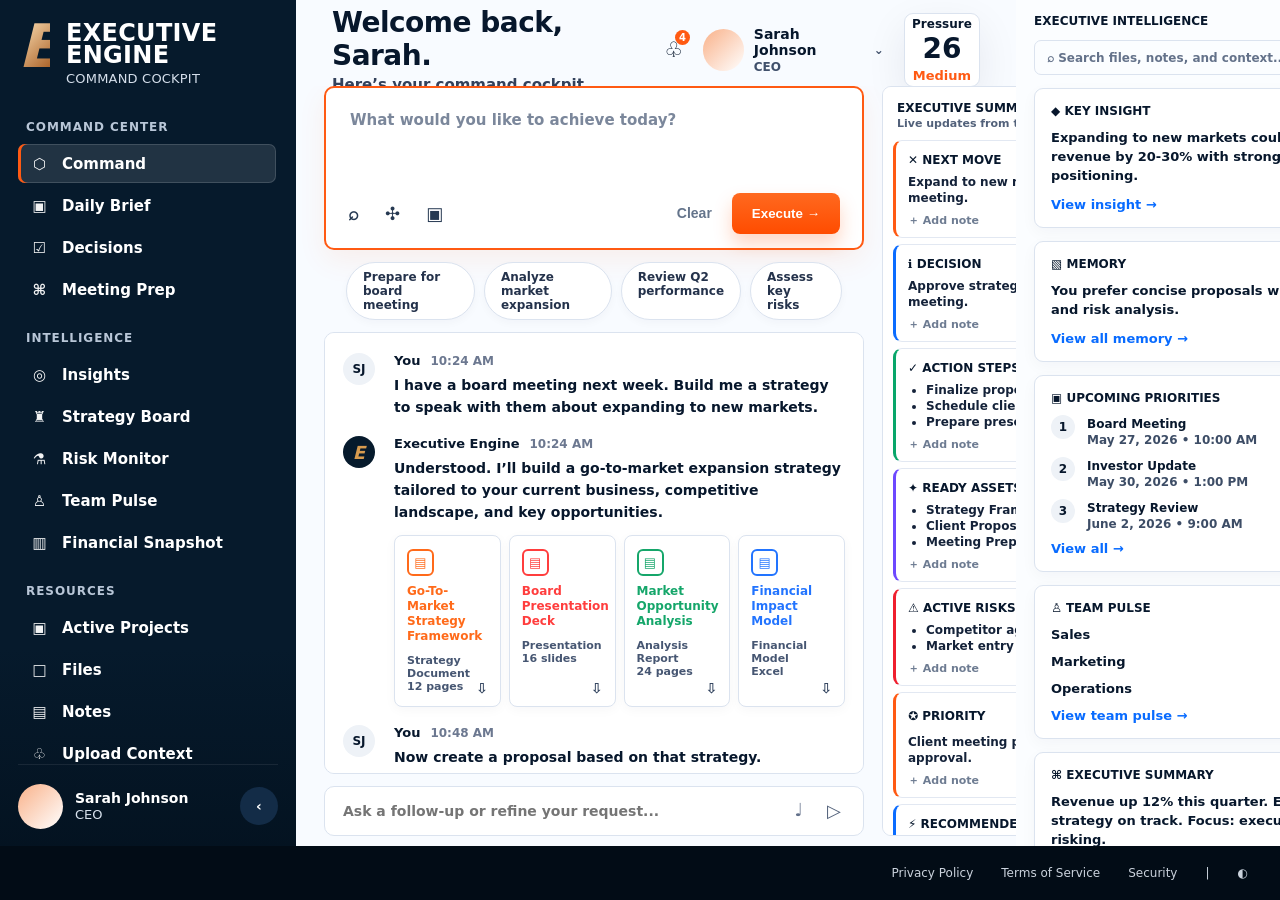
<file: index.html>
<!DOCTYPE html>
<html lang="en">
<head>
  <meta charset="UTF-8" />
  <meta name="viewport" content="width=device-width, initial-scale=1.0" />
  <title>Executive Engine</title>
  <style>
    :root{
      --nav:#061a2c;
      --nav2:#031220;
      --ink:#07172c;
      --muted:#62708a;
      --line:#dbe3ef;
      --soft:#f5f8fc;
      --blue:#0b6cff;
      --orange:#ff5a13;
      --green:#08a66a;
      --red:#ef1f2f;
      --purple:#6d48ff;
      --card:#ffffff;
      --shadow:0 14px 40px rgba(13,30,55,.08);
    }
    *{box-sizing:border-box}
    html,body{margin:0;width:100%;height:100%;overflow:hidden;font-family:Inter, ui-sans-serif, system-ui, -apple-system, BlinkMacSystemFont, "Segoe UI", sans-serif;color:var(--ink);background:#f7f9fc}
    body{font-size:14px;font-weight:600}
    .app{height:100vh;display:grid;grid-template-columns:296px minmax(720px,1fr) 390px;background:#f8fbff}
    .sidebar{height:100vh;background:linear-gradient(180deg,#061a2c 0%,#061a2c 72%,#03111e 100%);color:#fff;display:flex;flex-direction:column;padding:22px 18px 0;overflow:hidden}
    .brand{display:flex;gap:16px;align-items:flex-start;margin-bottom:34px}
    .mark{font-size:60px;line-height:.8;font-weight:900;font-style:italic;background:linear-gradient(135deg,#ffe4b9,#a96026);-webkit-background-clip:text;color:transparent;letter-spacing:-9px}
    .brand h1{font-size:24px;line-height:22px;margin:0;font-weight:900;letter-spacing:.3px}
    .brand p{margin:5px 0 0;font-size:13px;color:#d5dfeb;font-weight:500;letter-spacing:.2px}
    .nav-scroll{overflow-y:auto;overflow-x:hidden;flex:1;padding-right:2px}
    .nav-section{margin:0 0 22px}
    .nav-title{font-size:12px;letter-spacing:.08em;color:#b8c6d7;margin:0 0 10px 8px;font-weight:700}
    .nav-item{height:39px;border-radius:7px;display:flex;align-items:center;gap:13px;padding:0 12px;margin:3px 0;color:#fff;font-weight:800;font-size:15px}
    .nav-item.active{background:rgba(255,255,255,.11);box-shadow:inset 3px 0 0 var(--orange), inset 0 0 0 1px rgba(255,255,255,.14)}
    .ico{width:19px;text-align:center;color:#fff;opacity:.95}
    .project-row{display:grid;grid-template-columns:22px 1fr;gap:10px;margin:10px 7px;color:#fff;font-size:12px;font-weight:700;line-height:15px}
    .active-small{color:#00d184;font-size:11px}
    .nav-divider{height:1px;background:rgba(255,255,255,.14);margin:20px 6px}
    .profile-side{height:86px;display:flex;align-items:center;gap:12px;border-top:1px solid rgba(255,255,255,.08);padding:13px 0 16px}
    .avatar{width:45px;height:45px;border-radius:999px;background:linear-gradient(135deg,#f9b189,#fff);display:grid;place-items:center;color:#9c3c12;font-weight:900;overflow:hidden}
    .profile-side strong{display:block;font-size:14px}
    .profile-side span{font-size:13px;color:#d9e3ee;font-weight:500}
    .footer{height:50px;margin:0 -18px;background:#020c16;color:#bdc6d1;display:flex;align-items:center;padding-left:24px;font-size:12px;font-weight:500}

    .main{height:100vh;display:grid;grid-template-rows:86px 1fr 54px;overflow:hidden}
    .top{display:flex;align-items:center;justify-content:space-between;padding:22px 36px 8px}
    .welcome h2{font-size:28px;margin:0 0 4px;font-weight:900;letter-spacing:-.5px}
    .welcome p{font-size:15px;margin:0;color:#33415b;font-weight:600}
    .top-actions{display:flex;align-items:center;gap:20px}
    .bell{font-size:21px;position:relative}.bell:after{content:"4";position:absolute;top:-8px;right:-7px;background:var(--orange);color:#fff;border-radius:999px;font-size:10px;width:15px;height:15px;display:grid;place-items:center}
    .mini-profile{display:flex;align-items:center;gap:10px}
    .mini-profile .avatar{width:42px;height:42px}.mini-profile strong{font-size:14px}.mini-profile span{font-size:12px;color:#40506b}
    .pressure{width:78px;height:74px;background:#fff;border:1px solid var(--line);border-radius:9px;display:grid;place-items:center;box-shadow:var(--shadow)}
    .pressure small{font-size:12px}.pressure b{font-size:28px;line-height:24px}.pressure em{font-size:13px;color:var(--orange);font-style:normal;font-weight:800}
    .workspace{min-height:0;overflow:hidden;padding:0 28px 10px;display:grid;grid-template-columns:minmax(540px,1fr) 374px;gap:18px}
    .chatcol{min-width:0;display:flex;flex-direction:column;min-height:0}
    .command{background:#fff;border:2px solid var(--orange);border-radius:10px;min-height:119px;padding:20px 22px 14px;box-shadow:0 10px 28px rgba(255,90,19,.08)}
    .command .placeholder{color:#52617a;font-size:15px;margin-bottom:28px}
    .cmd-bottom{display:flex;align-items:center;justify-content:space-between}
    .tools{display:flex;gap:26px;color:#263952;font-size:18px}
    .execute{border:0;background:linear-gradient(180deg,#ff691f,#ff4c00);color:#fff;border-radius:8px;padding:13px 20px;font-weight:900;box-shadow:0 10px 18px rgba(255,90,19,.25)}
    .clear{color:#52617a;margin-right:18px;font-size:14px}
    .chips{display:flex;gap:9px;margin:12px 22px 12px}
    .chip{background:#fff;border:1px solid var(--line);border-radius:999px;padding:7px 16px;font-size:12px;color:#24324b;box-shadow:0 3px 8px rgba(20,40,70,.03)}
    .thread{background:#fff;border:1px solid var(--line);border-radius:10px;flex:1;min-height:0;overflow-y:auto;padding:20px 18px 18px}
    .msg{display:grid;grid-template-columns:38px 1fr;gap:13px;margin-bottom:18px}
    .bubble-avatar{width:32px;height:32px;border-radius:999px;background:#eef2f7;display:grid;place-items:center;font-size:12px;font-weight:900}
    .engine-avatar{background:#061a2c;color:#d79b4f;font-size:18px;font-style:italic}
    .meta{display:flex;gap:10px;align-items:center;margin-bottom:6px}
    .meta strong{font-size:13px}.meta span{font-size:12px;color:#6c7890}
    .copy{font-size:14px;line-height:22px;font-weight:650;max-width:760px}
    .assets{display:grid;grid-template-columns:repeat(4,minmax(0,1fr));gap:8px;margin-top:12px;max-width:760px}
    .asset{border:1px solid var(--line);border-radius:8px;background:#fff;min-height:108px;padding:13px 12px;position:relative;box-shadow:0 3px 12px rgba(20,40,70,.035)}
    .asset-icon{width:27px;height:27px;border-radius:6px;border:2px solid currentColor;display:grid;place-items:center;margin-bottom:8px;font-size:13px}
    .asset strong{font-size:12px;display:block;line-height:15px}.asset span{font-size:11px;color:#465672;display:block;margin-top:10px;font-weight:600}.download{position:absolute;right:12px;bottom:10px;color:#31435e}
    .asset.wide{grid-column:span 3;min-height:58px;display:grid;grid-template-columns:32px 1fr 20px;align-items:center}.asset.wide .asset-icon{margin:0}.asset.wide span{margin-top:3px}
    .composer{height:50px;background:#fff;border:1px solid var(--line);border-radius:10px;margin-top:12px;display:flex;align-items:center;justify-content:space-between;padding:0 16px;color:#62708a;flex:0 0 auto}
    .composer-icons{display:flex;gap:18px;font-size:18px}

    .summary{min-width:0;display:flex;flex-direction:column;min-height:0;background:#fff;border:1px solid var(--line);border-radius:9px;padding:14px 10px;overflow-y:auto}
    .section-head{font-size:12px;font-weight:900;margin:0 0 2px 4px}.section-sub{font-size:11px;color:#52617a;margin:0 0 10px 4px}
    .sum-card{border:1px solid #e2e8f2;border-left:3px solid var(--blue);border-radius:9px;background:#fff;padding:12px 12px 9px;margin-bottom:6px;position:relative}
    .sum-card.orange{border-left-color:var(--orange)}.sum-card.green{border-left-color:var(--green)}.sum-card.purple{border-left-color:var(--purple)}.sum-card.red{border-left-color:var(--red)}
    .sum-title{display:flex;gap:9px;align-items:center;font-size:12px;font-weight:900;margin-bottom:7px}.badge{position:absolute;right:10px;top:9px;background:#f1f4f8;border-radius:999px;min-width:22px;height:22px;display:grid;place-items:center;font-size:12px}
    .sum-card p,.sum-card li{font-size:12px;line-height:16px;margin:0;color:#142239;font-weight:700}.sum-card ul{margin:0 0 0 18px;padding:0}.note{font-size:11px;color:#6e7c92;margin-top:7px}
    .half{display:grid;grid-template-columns:1fr 1fr;gap:6px}.tiny{min-height:78px}
    .app-footer{grid-column:1/4;height:54px;background:#020c16;color:#cbd3dd;display:flex;align-items:center;justify-content:flex-end;gap:28px;padding:0 32px;font-size:12px;font-weight:500}

    .rail{height:100vh;overflow-y:auto;padding:14px 18px 18px;background:#fbfdff}
    .rail h3{font-size:12px;font-weight:900;margin:0 0 12px}.rail-card{background:#fff;border:1px solid var(--line);border-radius:9px;padding:15px 16px;margin-bottom:13px;box-shadow:0 5px 16px rgba(20,40,70,.035)}
    .search{height:35px;border:1px solid var(--line);border-radius:7px;display:flex;align-items:center;gap:9px;color:#64728a;padding:0 12px;font-size:12px;margin-bottom:13px}
    .rail-title{display:flex;gap:10px;align-items:center;font-size:12px;font-weight:900;margin-bottom:10px}.rail-card p{font-size:13px;line-height:19px;margin:0 0 12px;font-weight:700}.link{color:#086bff;font-size:13px;font-weight:900}.priority-row{display:grid;grid-template-columns:26px 1fr;gap:10px;margin:10px 0}.num{width:24px;height:24px;border-radius:999px;background:#eef2f7;display:grid;place-items:center;font-size:12px}.priority-row strong{font-size:12px}.priority-row span{font-size:12px;color:#3d4d66}.team{display:flex;justify-content:space-between;margin:12px 0;font-size:13px}.ok{color:var(--green)}.bad{color:var(--red)}
  </style>

<style>
.command-input{width:100%;min-height:82px;border:0;outline:0;resize:none;background:transparent;color:var(--ink);font:inherit;font-size:15px;font-weight:600;line-height:1.45}
.command-input::placeholder{color:#7b879b}.clear{background:transparent;border:0;color:#64748b;font-weight:800;cursor:pointer;margin-right:14px}.execute:disabled{opacity:.72;cursor:wait}.thread{overflow-y:auto}
.empty-thread{border:1px dashed #cfd8e6;border-radius:14px;min-height:150px;display:grid;place-items:center;text-align:center;color:#68768f;padding:28px}.empty-thread b{display:block;color:#17243a;margin-bottom:7px}.msg.loading .copy{color:#64748b}
.loading-dots::after{content:"";animation:dots 1.2s steps(4,end) infinite}@keyframes dots{0%{content:""}25%{content:"."}50%{content:".."}75%{content:"..."}100%{content:""}}
.exec-package{border:1px solid var(--line);border-radius:14px;background:#fff;margin-top:12px;overflow:hidden}.exec-head{padding:14px 16px;border-bottom:1px solid var(--line);display:flex;align-items:center;justify-content:space-between;gap:12px}.exec-head strong{font-size:15px}.exec-head button{border:0;border-radius:8px;background:#f1f5fb;padding:7px 10px;font-weight:800;cursor:pointer}.exec-type{font-size:10px;letter-spacing:.08em;text-transform:uppercase;color:var(--orange);font-weight:900}.exec-body{padding:14px 16px}
.exec-grid{display:grid;grid-template-columns:repeat(2,minmax(0,1fr));gap:10px;margin-top:10px}.exec-mini{border:1px solid #e3ebf5;background:#fbfdff;border-radius:12px;padding:12px}.exec-mini b{display:block;font-size:12px;text-transform:uppercase;letter-spacing:.06em;color:#334155;margin-bottom:6px}.exec-mini p,.exec-mini li{font-size:13px;line-height:1.4;color:#17243a;margin:0}.exec-mini ul{margin:0;padding-left:17px}
.object-cards{display:grid;grid-template-columns:repeat(2,minmax(0,1fr));gap:10px;margin-top:12px}.object-card{border:1px solid #dfe8f4;border-radius:12px;padding:12px;background:#fff}.object-card-top{display:flex;align-items:center;justify-content:space-between;gap:10px}.object-card strong{font-size:13px}.object-card small{display:block;color:#66758c;margin-top:4px}.object-card button{border:0;border-radius:8px;background:#f1f5fb;padding:7px 9px;font-weight:800;cursor:pointer}.object-card p{font-size:13px;line-height:1.4;color:#334155}
.error-box{border:1px solid #ffc9c9;background:#fff5f5;color:#9b1c1c;border-radius:12px;padding:12px;margin-top:10px}@media(max-width:1100px){.exec-grid,.object-cards{grid-template-columns:1fr}}
</style>


<style id="functional-workflow-layout-fix">
html,body{height:100%;overflow:hidden}
.app{height:100vh;overflow:hidden;position:relative;grid-template-rows:1fr}
.app-footer{position:fixed;left:0;right:0;bottom:0;z-index:50;height:54px}
.rail{padding-bottom:72px}.summary{padding-bottom:72px}.thread{padding-bottom:18px}
.composer input,.runtime-composer input{border:0;outline:0;background:transparent;flex:1;color:#07172c;font:inherit;font-size:14px;font-weight:600;min-width:0}.composer button,.runtime-composer button{border:0;background:transparent;color:#52617a;font-size:18px;cursor:pointer}.workflow-card{max-width:760px;border:1px solid #dfe6f1;border-radius:10px;background:#fff;box-shadow:0 6px 18px rgba(20,40,70,.045);padding:12px;margin-top:6px}.wf-section{border:1px solid #eef2f7;border-radius:8px;padding:9px 10px;margin-bottom:8px;background:#fbfdff}.wf-section span,.do-next span{display:block;color:#62708a;text-transform:uppercase;letter-spacing:.05em;font-size:10px;font-weight:900;margin-bottom:4px}.wf-section p{margin:0;font-size:13px;line-height:18px;font-weight:700}.clear-answer{background:#fff}.why{background:#f8fbff}.do-next{border-left:3px solid var(--orange);border-radius:8px;background:#fff7f2;padding:10px 11px;margin:8px 0}.do-next strong{font-size:14px;line-height:19px}.wf-split{display:grid;grid-template-columns:1fr 110px;gap:8px}.task-list{display:grid;gap:6px;margin:8px 0}.task-row{display:grid;grid-template-columns:28px 1fr;gap:8px;align-items:center;border:1px solid #e7ecf4;border-radius:8px;padding:8px 9px;background:#fff}.task-row .check{width:22px;height:22px;border-radius:999px;background:#eef6ff;color:#0b6cff;display:grid;place-items:center;font-weight:900}.task-row strong{display:block;font-size:13px;line-height:17px}.task-row small{font-size:11px;color:#62708a}.asset-grid{display:grid;grid-template-columns:repeat(2,minmax(0,1fr));gap:8px;margin:8px 0}.asset-card{display:grid;grid-template-columns:30px 1fr;gap:9px;align-items:start;border:1px solid #e7ecf4;border-radius:8px;padding:9px;background:#fff}.asset-card strong{font-size:12px;line-height:16px;display:block}.asset-card span{font-size:11px;color:#62708a;display:block;margin-top:3px;line-height:15px}.risk-block{border:1px solid #ffd8d8;border-left:3px solid var(--red);border-radius:8px;background:#fff8f8;padding:10px;margin:8px 0}.risk-block strong{font-size:12px;text-transform:uppercase;letter-spacing:.04em}.risk-block p{margin:5px 0;font-size:13px;line-height:18px}.risk-block small{font-size:11px;color:#7a3440}.recommended-btn{width:100%;border:0;border-radius:8px;background:linear-gradient(180deg,#ff691f,#ff4c00);color:#fff;font-weight:900;padding:10px 12px;cursor:pointer;margin-top:8px}.workflow-actions{display:grid;grid-template-columns:repeat(3,1fr);gap:7px;margin-top:8px}.workflow-actions button{border:1px solid #dfe6f1;background:#fff;border-radius:8px;padding:8px 7px;font-size:11px;font-weight:850;color:#24324b;cursor:pointer}.loading-card{color:#62708a;font-size:13px}.user-copy{background:#eef4ff;border:1px solid #dce8ff;border-radius:10px;padding:9px 11px;display:inline-block}.rail-run{font-size:12px;margin-top:0;padding:9px}.nav-item{cursor:pointer}
@media(max-width:1350px){.asset-grid{grid-template-columns:1fr}.wf-split{grid-template-columns:1fr}.workflow-actions{grid-template-columns:1fr}}
</style>
<style>

/* V37300 — Executive Response Compression Engine */
.ee-compressed-response {
  display: grid;
  gap: 10px;
  margin-top: 8px;
}

.ee-command-answer {
  border: 1px solid #dfe8f4;
  border-radius: 14px;
  background: #fff;
  overflow: hidden;
}

.ee-answer-top {
  display: grid;
  grid-template-columns: 1.1fr .9fr 90px;
  gap: 0;
  border-bottom: 1px solid #e7edf5;
}

.ee-answer-cell {
  padding: 12px 14px;
  border-right: 1px solid #e7edf5;
}

.ee-answer-cell:last-child {
  border-right: 0;
}

.ee-label {
  font-size: 10px;
  line-height: 1;
  font-weight: 900;
  letter-spacing: .08em;
  text-transform: uppercase;
  color: #64748b;
  margin-bottom: 6px;
}

.ee-answer-cell strong {
  display: block;
  color: #07182d;
  font-size: 14px;
  line-height: 1.28;
}

.ee-priority-pill {
  display: inline-flex;
  align-items: center;
  justify-content: center;
  min-width: 54px;
  height: 24px;
  border-radius: 999px;
  background: #fff4ed;
  color: #f05a14;
  font-weight: 900;
  font-size: 12px;
}

.ee-primary-action {
  padding: 12px 14px;
  background: #fff8f2;
  border-left: 3px solid #ff5a14;
}

.ee-primary-action strong {
  font-size: 15px;
  line-height: 1.35;
  color: #07182d;
}

.ee-compressed-grid {
  display: grid;
  grid-template-columns: 1fr 1fr;
  gap: 10px;
}

.ee-list-card,
.ee-risk-card,
.ee-assets-card {
  border: 1px solid #dfe8f4;
  border-radius: 13px;
  background: #fff;
  padding: 12px 14px;
}

.ee-list-card ul,
.ee-assets-card ul {
  margin: 0;
  padding-left: 17px;
}

.ee-list-card li,
.ee-assets-card li {
  font-size: 13px;
  line-height: 1.38;
  margin: 4px 0;
  color: #13243a;
}

.ee-risk-card {
  border-color: #ffd0d0;
  background: #fffafa;
}

.ee-risk-card p {
  font-size: 13px;
  line-height: 1.42;
  margin: 0;
  color: #17243a;
}

.ee-assets-row {
  display: grid;
  grid-template-columns: repeat(2, minmax(0, 1fr));
  gap: 8px;
  margin-top: 8px;
}

.ee-asset-chip {
  border: 1px solid #dfe8f4;
  background: #fbfdff;
  border-radius: 10px;
  padding: 9px 10px;
}

.ee-asset-chip strong {
  display: block;
  font-size: 12.5px;
  line-height: 1.2;
  color: #07182d;
}

.ee-asset-chip span {
  display: block;
  margin-top: 3px;
  font-size: 11px;
  color: #66758c;
}

.ee-object-strip {
  display: grid;
  gap: 8px;
}

.ee-object-card {
  border: 1px solid #dfe8f4;
  border-radius: 12px;
  background: #fff;
  padding: 11px 12px;
}

.ee-object-head {
  display: flex;
  align-items: start;
  justify-content: space-between;
  gap: 10px;
}

.ee-object-head strong {
  display: block;
  font-size: 13px;
  line-height: 1.25;
  color: #07182d;
}

.ee-object-head small {
  display: block;
  margin-top: 3px;
  color: #66758c;
  font-size: 11px;
}

.ee-object-actions {
  display: flex;
  gap: 6px;
  flex-shrink: 0;
}

.ee-mini-btn {
  border: 1px solid #dfe8f4;
  background: #fff;
  border-radius: 8px;
  padding: 6px 8px;
  font-weight: 900;
  font-size: 11px;
  cursor: pointer;
}

.ee-details {
  margin-top: 8px;
  display: none;
  border-top: 1px solid #eef3f8;
  padding-top: 8px;
}

.ee-object-card.open .ee-details {
  display: block;
}

.ee-details pre {
  margin: 0;
  max-height: 220px;
  overflow: auto;
  white-space: pre-wrap;
  font-size: 12px;
  line-height: 1.4;
  background: #f7f9fc;
  border-radius: 9px;
  padding: 10px;
}

.ee-followup {
  width: 100%;
  border: 0;
  border-radius: 11px;
  background: linear-gradient(135deg, #ff6a18, #ff4b0b);
  color: #fff;
  font-weight: 900;
  padding: 11px 14px;
  cursor: pointer;
}

.ee-action-row {
  display: grid;
  grid-template-columns: repeat(3, 1fr);
  gap: 8px;
}

.ee-action-row button {
  border: 1px solid #dfe8f4;
  background: #fff;
  border-radius: 9px;
  padding: 8px;
  font-weight: 900;
  color: #24344d;
}

.exec-package,
.exec-grid,
.exec-mini,
.object-cards {
  display: none !important;
}

.msg.engine .copy {
  display: none;
}

@media(max-width: 1200px) {
  .ee-answer-top,
  .ee-compressed-grid,
  .ee-assets-row,
  .ee-action-row {
    grid-template-columns: 1fr;
  }
}

</style>
<meta name="ee-build" content="V37310-Compression-Renderer-Hard-Patch">

<style>
/* V37310 — Compression Renderer Hard Patch */
.ee-v37310-response{display:grid;gap:12px;margin-top:10px}
.ee-v37310-command{border:1px solid #d8e4f2;border-radius:16px;background:#fff;box-shadow:0 14px 34px rgba(8,25,48,.055);overflow:hidden}
.ee-v37310-command-head{display:grid;grid-template-columns:1fr 1fr 100px;border-bottom:1px solid #e6edf5}
.ee-v37310-cell{padding:13px 15px;border-right:1px solid #e6edf5}.ee-v37310-cell:last-child{border-right:0}
.ee-v37310-label{font-size:10px;line-height:1;font-weight:900;color:#6a778c;letter-spacing:.09em;text-transform:uppercase;margin-bottom:7px}
.ee-v37310-main{font-size:14.5px;line-height:1.34;font-weight:900;color:#07182d}
.ee-v37310-priority{display:inline-flex;justify-content:center;align-items:center;height:26px;min-width:62px;border-radius:999px;background:#fff1e8;color:#ff5a14;font-size:12px;font-weight:900}
.ee-v37310-next{padding:14px 15px;border-left:4px solid #ff5a14;background:#fff8f2}.ee-v37310-next strong{display:block;font-size:15.5px;line-height:1.35;color:#07182d}
.ee-v37310-two{display:grid;grid-template-columns:1fr 1fr;gap:10px}
.ee-v37310-card{border:1px solid #dfe8f4;border-radius:14px;background:#fff;padding:13px 15px}
.ee-v37310-card ul{margin:0;padding-left:18px}.ee-v37310-card li{font-size:13px;line-height:1.38;margin:5px 0;color:#17243a}
.ee-v37310-assets{display:grid;grid-template-columns:repeat(2,minmax(0,1fr));gap:8px}
.ee-v37310-asset{border:1px solid #dfe8f4;border-radius:12px;background:#fbfdff;padding:10px}
.ee-v37310-asset strong{display:block;font-size:12.5px;line-height:1.22;color:#07182d}.ee-v37310-asset span{display:block;color:#66758c;font-size:11px;margin-top:4px}
.ee-v37310-object-list{display:grid;gap:8px}.ee-v37310-object{border:1px solid #dfe8f4;border-radius:13px;background:#fff;overflow:hidden}
.ee-v37310-object-summary{display:flex;justify-content:space-between;gap:12px;align-items:flex-start;padding:12px 13px}
.ee-v37310-object-title strong{display:block;font-size:13.5px;line-height:1.25;color:#07182d}.ee-v37310-object-title small{display:block;color:#66758c;font-size:11px;margin-top:4px}
.ee-v37310-actions{display:flex;gap:6px;flex-shrink:0}.ee-v37310-btn{border:1px solid #dfe8f4;background:#f8fbff;border-radius:8px;padding:6px 9px;font-size:11px;font-weight:900;cursor:pointer}
.ee-v37310-object-detail{display:none;border-top:1px solid #eef3f8;padding:11px 13px;background:#fbfdff}.ee-v37310-object.open .ee-v37310-object-detail{display:block}
.ee-v37310-object-detail pre{margin:0;max-height:240px;overflow:auto;white-space:pre-wrap;font-size:12px;line-height:1.42}
.ee-v37310-risk{border:1px solid #ffd0d0;border-left:4px solid #ff3b30;background:#fffafa;border-radius:14px;padding:12px 15px}.ee-v37310-risk p{margin:0;font-size:13px;line-height:1.42}
.ee-v37310-follow{width:100%;border:0;border-radius:12px;padding:12px 16px;background:linear-gradient(135deg,#ff6a18,#ff4b0b);color:#fff;font-size:13px;font-weight:900;cursor:pointer}
.ee-v37310-action-row{display:grid;grid-template-columns:repeat(3,1fr);gap:8px}.ee-v37310-action-row button{border:1px solid #dfe8f4;background:#fff;border-radius:10px;padding:9px 10px;font-weight:900;color:#25344d}
.msg.engine .copy,.exec-package,.exec-grid,.exec-mini,.object-cards,.ee-compressed-response{display:none!important}
@media(max-width:1200px){.ee-v37310-command-head,.ee-v37310-two,.ee-v37310-assets,.ee-v37310-action-row{grid-template-columns:1fr}}
</style>

</head>
<body>
  <div class="app">
    <aside class="sidebar">
      <div class="brand"><div class="mark">E</div><div><h1>EXECUTIVE<br>ENGINE</h1><p>COMMAND COCKPIT</p></div></div>
      <div class="nav-scroll">
        <div class="nav-section"><div class="nav-title">COMMAND CENTER</div>
          <div class="nav-item active"><span class="ico">⬡</span>Command</div><div class="nav-item"><span class="ico">▣</span>Daily Brief</div><div class="nav-item"><span class="ico">☑</span>Decisions</div><div class="nav-item"><span class="ico">⌘</span>Meeting Prep</div>
        </div>
        <div class="nav-section"><div class="nav-title">INTELLIGENCE</div>
          <div class="nav-item"><span class="ico">◎</span>Insights</div><div class="nav-item"><span class="ico">♜</span>Strategy Board</div><div class="nav-item"><span class="ico">⚗</span>Risk Monitor</div><div class="nav-item"><span class="ico">♙</span>Team Pulse</div><div class="nav-item"><span class="ico">▥</span>Financial Snapshot</div>
        </div>
        <div class="nav-section"><div class="nav-title">RESOURCES</div>
          <div class="nav-item"><span class="ico">▣</span>Active Projects</div><div class="nav-item"><span class="ico">□</span>Files</div><div class="nav-item"><span class="ico">▤</span>Notes</div><div class="nav-item"><span class="ico">♧</span>Upload Context</div>
        </div>
        <div class="nav-divider"></div>
        <div class="nav-section"><div class="nav-title">PROJECT CHATS <span style="float:right;font-size:18px;margin-right:7px">+</span></div>
          <div class="project-row"><span>▱</span><div>Market Expansion Strategy<br><span class="active-small">Active</span></div></div>
          <div class="project-row"><span>▱</span><div>Q2 Board Preparation<br><span class="active-small">Active</span></div></div>
          <div class="project-row"><span>▱</span><div>Pricing Optimization<br><span class="active-small">Active</span></div></div>
        </div>
      </div>
      <div class="profile-side"><div class="avatar"></div><div><strong>Sarah Johnson</strong><span>CEO</span></div><div style="margin-left:auto;background:#132c47;width:38px;height:38px;border-radius:999px;display:grid;place-items:center">‹</div></div>
      <div class="footer">© 2025 Executive Engine. All rights reserved.</div>
    </aside>

    <main class="main">
      <header class="top">
        <div class="welcome"><h2>Welcome back, Sarah.</h2><p>Here’s your command cockpit.</p></div>
        <div class="top-actions"><div class="bell">♧</div><div class="mini-profile"><div class="avatar"></div><div><strong>Sarah Johnson</strong><br><span>CEO</span></div><span>⌄</span></div><div class="pressure"><small>Pressure</small><b>26</b><em>Medium</em></div></div>
      </header>

      <section class="workspace">
        <div class="chatcol">
          <div class="command"><textarea id="commandInput" class="command-input" placeholder="What would you like to achieve today?"></textarea><div class="cmd-bottom"><div class="tools"><span>⌕</span><span>✣</span><span>▣</span></div><div><button id="clearBtn" class="clear" type="button">Clear</button><button id="executeBtn" class="execute" type="button">Execute →</button></div></div></div>
          <div class="chips"><span class="chip">Prepare for board meeting</span><span class="chip">Analyze market expansion</span><span class="chip">Review Q2 performance</span><span class="chip">Assess key risks</span></div>
          <div class="thread" id="thread">
            <div class="msg"><div class="bubble-avatar">SJ</div><div><div class="meta"><strong>You</strong><span>10:24 AM</span></div><div class="copy">I have a board meeting next week. Build me a strategy to speak with them about expanding to new markets.</div></div></div>
            <div class="msg"><div class="bubble-avatar engine-avatar">E</div><div><div class="meta"><strong>Executive Engine</strong><span>10:24 AM</span></div><div class="copy">Understood. I’ll build a go-to-market expansion strategy tailored to your current business, competitive landscape, and key opportunities.</div><div class="assets">
              <div class="asset" style="color:#ff6a1a"><div class="asset-icon">▤</div><strong>Go-To-Market Strategy Framework</strong><span>Strategy Document<br>12 pages</span><div class="download">⇩</div></div>
              <div class="asset" style="color:#ff3d3d"><div class="asset-icon">▤</div><strong>Board Presentation Deck</strong><span>Presentation<br>16 slides</span><div class="download">⇩</div></div>
              <div class="asset" style="color:#15a66a"><div class="asset-icon">▤</div><strong>Market Opportunity Analysis</strong><span>Analysis Report<br>24 pages</span><div class="download">⇩</div></div>
              <div class="asset" style="color:#2274ff"><div class="asset-icon">▤</div><strong>Financial Impact Model</strong><span>Financial Model<br>Excel</span><div class="download">⇩</div></div>
            </div></div></div>
            <div class="msg"><div class="bubble-avatar">SJ</div><div><div class="meta"><strong>You</strong><span>10:48 AM</span></div><div class="copy">Now create a proposal based on that strategy.</div></div></div>
            <div class="msg"><div class="bubble-avatar engine-avatar">E</div><div><div class="meta"><strong>Executive Engine</strong><span>10:48 AM</span></div><div class="copy">Proposal created. It aligns with the strategy and includes scope, timeline, investment, and expected outcomes.</div><div class="assets"><div class="asset wide" style="color:#17a86b"><div class="asset-icon">▤</div><div><strong>Client Proposal v1.0</strong><span>Proposal Document • 18 pages</span></div><div class="download">⇩</div></div></div></div></div>
            <div class="msg"><div class="bubble-avatar">SJ</div><div><div class="meta"><strong>You</strong><span>11:15 AM</span></div><div class="copy">Prepare me for the meeting and give me talking points and objections.</div></div></div>
            <div class="msg"><div class="bubble-avatar engine-avatar">E</div><div><div class="meta"><strong>Executive Engine</strong><span>11:15 AM</span></div><div class="copy">Meeting prep complete. Here are your talking points, key messages, objections to expect, and recommended responses.</div><div class="assets"><div class="asset wide" style="color:#ff6a1a"><div class="asset-icon">▤</div><div><strong>Meeting Prep Pack</strong><span>Document • 9 pages</span></div><div class="download">⇩</div></div></div></div></div>
          </div>
          <div class="composer"><span>Ask a follow-up or refine your request...</span><div class="composer-icons"><span>♩</span><span>▷</span></div></div>
        </div>

        <aside class="summary" id="summaryRail">
          <div class="section-head">EXECUTIVE SUMMARY</div><div class="section-sub">Live updates from the conversation</div>
          <div class="sum-card orange"><div class="badge">1</div><div class="sum-title">✕ NEXT MOVE</div><p>Expand to new markets proposal and client meeting.</p><div class="note">＋ Add note</div></div>
          <div class="sum-card"><div class="badge">1</div><div class="sum-title">ℹ DECISION</div><p>Approve strategy and proposal before client meeting.</p><div class="note">＋ Add note</div></div>
          <div class="sum-card green"><div class="badge">3</div><div class="sum-title">✓ ACTION STEPS</div><ul><li>Finalize proposal</li><li>Schedule client meeting</li><li>Prepare presentation</li></ul><div class="note">＋ Add note</div></div>
          <div class="sum-card purple"><div class="badge">3</div><div class="sum-title">✦ READY ASSETS</div><ul><li>Strategy Framework</li><li>Client Proposal v1.0</li><li>Meeting Prep Pack</li></ul><div class="note">＋ Add note</div></div>
          <div class="sum-card red"><div class="badge">2</div><div class="sum-title">⚠ ACTIVE RISKS</div><ul><li>Competitor aggressive pricing</li><li>Market entry barriers</li></ul><div class="note">＋ Add note</div></div>
          <div class="sum-card orange"><div class="sum-title">✪ PRIORITY <span style="margin-left:auto;background:#fff1e8;color:#ff5a13;border-radius:9px;padding:4px 8px">High</span></div><p>Client meeting preparation and proposal approval.</p><div class="note">＋ Add note</div></div>
          <div class="sum-card"><div class="badge">1</div><div class="sum-title">⚡ RECOMMENDED COMMAND</div><p>Review proposal and confirm meeting agenda.</p><div class="note">＋ Add note</div></div>
          <div class="sum-card"><div class="badge">2</div><div class="sum-title">▣ TOMORROW / UPCOMING</div><p>Board Meeting<br>May 27, 2026 • 10:00 AM</p><div class="link">View schedule →</div></div>
          <div class="half"><div class="sum-card tiny"><div class="sum-title">● RECENT DECISIONS</div><ul><li>Approved Q2 budget reallocation</li><li>Greenlit market expansion study</li></ul><div class="note">＋ Add note</div></div><div class="sum-card tiny green"><div class="sum-title">⬟ SYSTEM STATUS</div><p>All systems operating normally</p><div class="note">Last updated: 2 min ago</div></div></div>
        </aside>
      </section>
      <div></div>
    </main>

    <aside class="rail" id="intelRail">
      <h3>EXECUTIVE INTELLIGENCE</h3>
      <div class="search">⌕ Search files, notes, and context... <span style="margin-left:auto">☷</span></div>
      <div class="rail-card"><div class="rail-title">◆ KEY INSIGHT</div><p>Expanding to new markets could increase revenue by 20-30% with strong positioning.</p><div class="link">View insight →</div></div>
      <div class="rail-card"><div class="rail-title">▧ MEMORY</div><p>You prefer concise proposals with clear ROI and risk analysis.</p><div class="link">View all memory →</div></div>
      <div class="rail-card"><div class="rail-title">▣ UPCOMING PRIORITIES</div><div class="priority-row"><div class="num">1</div><div><strong>Board Meeting</strong><br><span>May 27, 2026 • 10:00 AM</span></div></div><div class="priority-row"><div class="num">2</div><div><strong>Investor Update</strong><br><span>May 30, 2026 • 1:00 PM</span></div></div><div class="priority-row"><div class="num">3</div><div><strong>Strategy Review</strong><br><span>June 2, 2026 • 9:00 AM</span></div></div><div class="link">View all →</div></div>
      <div class="rail-card"><div class="rail-title">♙ TEAM PULSE</div><div class="team"><span>Sales</span><strong class="ok">On Track</strong></div><div class="team"><span>Marketing</span><strong class="ok">On Track</strong></div><div class="team"><span>Operations</span><strong class="bad">At Risk</strong></div><div class="link">View team pulse →</div></div>
      <div class="rail-card"><div class="rail-title">⌘ EXECUTIVE SUMMARY</div><p>Revenue up 12% this quarter. Expansion strategy on track. Focus: execution and de-risking.</p><div class="link">View full summary →</div></div>
    </aside>
    <footer class="app-footer"><span>Privacy Policy</span><span>Terms of Service</span><span>Security</span><span>|</span><span>◐</span></footer>
  </div>
  <script src="app.js"></script>
</body>
</html>
</file>
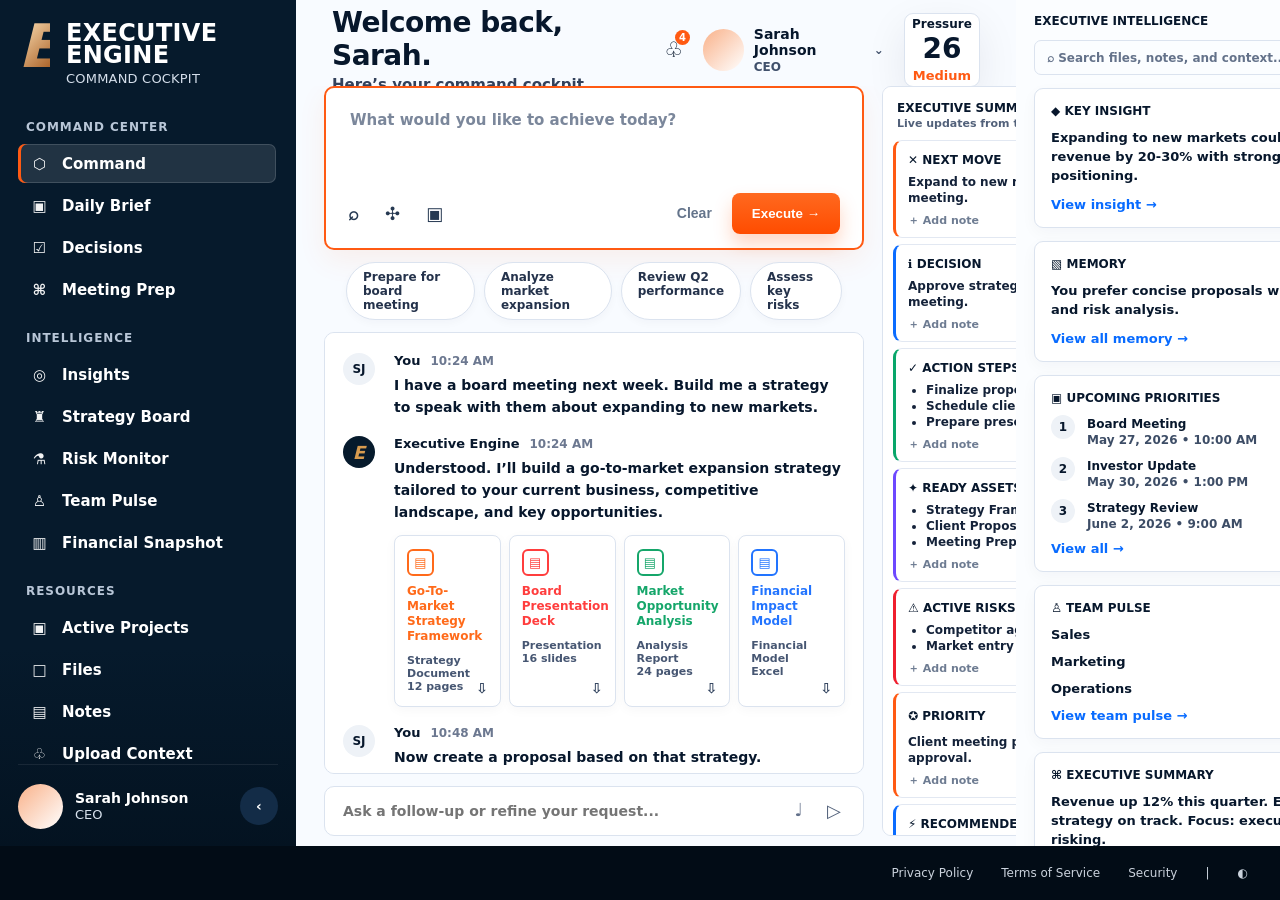
<file: frontend/index.html>
<!DOCTYPE html>
<html lang="en">
<head>
  <meta charset="UTF-8" />
  <meta name="viewport" content="width=device-width, initial-scale=1.0" />
  <title>Executive Engine</title>
  <style>
    :root{
      --nav:#061a2c;
      --nav2:#031220;
      --ink:#07172c;
      --muted:#62708a;
      --line:#dbe3ef;
      --soft:#f5f8fc;
      --blue:#0b6cff;
      --orange:#ff5a13;
      --green:#08a66a;
      --red:#ef1f2f;
      --purple:#6d48ff;
      --card:#ffffff;
      --shadow:0 14px 40px rgba(13,30,55,.08);
    }
    *{box-sizing:border-box}
    html,body{margin:0;width:100%;height:100%;overflow:hidden;font-family:Inter, ui-sans-serif, system-ui, -apple-system, BlinkMacSystemFont, "Segoe UI", sans-serif;color:var(--ink);background:#f7f9fc}
    body{font-size:14px;font-weight:600}
    .app{height:100vh;display:grid;grid-template-columns:296px minmax(720px,1fr) 390px;background:#f8fbff}
    .sidebar{height:100vh;background:linear-gradient(180deg,#061a2c 0%,#061a2c 72%,#03111e 100%);color:#fff;display:flex;flex-direction:column;padding:22px 18px 0;overflow:hidden}
    .brand{display:flex;gap:16px;align-items:flex-start;margin-bottom:34px}
    .mark{font-size:60px;line-height:.8;font-weight:900;font-style:italic;background:linear-gradient(135deg,#ffe4b9,#a96026);-webkit-background-clip:text;color:transparent;letter-spacing:-9px}
    .brand h1{font-size:24px;line-height:22px;margin:0;font-weight:900;letter-spacing:.3px}
    .brand p{margin:5px 0 0;font-size:13px;color:#d5dfeb;font-weight:500;letter-spacing:.2px}
    .nav-scroll{overflow-y:auto;overflow-x:hidden;flex:1;padding-right:2px}
    .nav-section{margin:0 0 22px}
    .nav-title{font-size:12px;letter-spacing:.08em;color:#b8c6d7;margin:0 0 10px 8px;font-weight:700}
    .nav-item{height:39px;border-radius:7px;display:flex;align-items:center;gap:13px;padding:0 12px;margin:3px 0;color:#fff;font-weight:800;font-size:15px}
    .nav-item.active{background:rgba(255,255,255,.11);box-shadow:inset 3px 0 0 var(--orange), inset 0 0 0 1px rgba(255,255,255,.14)}
    .ico{width:19px;text-align:center;color:#fff;opacity:.95}
    .project-row{display:grid;grid-template-columns:22px 1fr;gap:10px;margin:10px 7px;color:#fff;font-size:12px;font-weight:700;line-height:15px}
    .active-small{color:#00d184;font-size:11px}
    .nav-divider{height:1px;background:rgba(255,255,255,.14);margin:20px 6px}
    .profile-side{height:86px;display:flex;align-items:center;gap:12px;border-top:1px solid rgba(255,255,255,.08);padding:13px 0 16px}
    .avatar{width:45px;height:45px;border-radius:999px;background:linear-gradient(135deg,#f9b189,#fff);display:grid;place-items:center;color:#9c3c12;font-weight:900;overflow:hidden}
    .profile-side strong{display:block;font-size:14px}
    .profile-side span{font-size:13px;color:#d9e3ee;font-weight:500}
    .footer{height:50px;margin:0 -18px;background:#020c16;color:#bdc6d1;display:flex;align-items:center;padding-left:24px;font-size:12px;font-weight:500}

    .main{height:100vh;display:grid;grid-template-rows:86px 1fr 54px;overflow:hidden}
    .top{display:flex;align-items:center;justify-content:space-between;padding:22px 36px 8px}
    .welcome h2{font-size:28px;margin:0 0 4px;font-weight:900;letter-spacing:-.5px}
    .welcome p{font-size:15px;margin:0;color:#33415b;font-weight:600}
    .top-actions{display:flex;align-items:center;gap:20px}
    .bell{font-size:21px;position:relative}.bell:after{content:"4";position:absolute;top:-8px;right:-7px;background:var(--orange);color:#fff;border-radius:999px;font-size:10px;width:15px;height:15px;display:grid;place-items:center}
    .mini-profile{display:flex;align-items:center;gap:10px}
    .mini-profile .avatar{width:42px;height:42px}.mini-profile strong{font-size:14px}.mini-profile span{font-size:12px;color:#40506b}
    .pressure{width:78px;height:74px;background:#fff;border:1px solid var(--line);border-radius:9px;display:grid;place-items:center;box-shadow:var(--shadow)}
    .pressure small{font-size:12px}.pressure b{font-size:28px;line-height:24px}.pressure em{font-size:13px;color:var(--orange);font-style:normal;font-weight:800}
    .workspace{min-height:0;overflow:hidden;padding:0 28px 10px;display:grid;grid-template-columns:minmax(540px,1fr) 374px;gap:18px}
    .chatcol{min-width:0;display:flex;flex-direction:column;min-height:0}
    .command{background:#fff;border:2px solid var(--orange);border-radius:10px;min-height:119px;padding:20px 22px 14px;box-shadow:0 10px 28px rgba(255,90,19,.08)}
    .command .placeholder{color:#52617a;font-size:15px;margin-bottom:28px}
    .cmd-bottom{display:flex;align-items:center;justify-content:space-between}
    .tools{display:flex;gap:26px;color:#263952;font-size:18px}
    .execute{border:0;background:linear-gradient(180deg,#ff691f,#ff4c00);color:#fff;border-radius:8px;padding:13px 20px;font-weight:900;box-shadow:0 10px 18px rgba(255,90,19,.25)}
    .clear{color:#52617a;margin-right:18px;font-size:14px}
    .chips{display:flex;gap:9px;margin:12px 22px 12px}
    .chip{background:#fff;border:1px solid var(--line);border-radius:999px;padding:7px 16px;font-size:12px;color:#24324b;box-shadow:0 3px 8px rgba(20,40,70,.03)}
    .thread{background:#fff;border:1px solid var(--line);border-radius:10px;flex:1;min-height:0;overflow-y:auto;padding:20px 18px 18px}
    .msg{display:grid;grid-template-columns:38px 1fr;gap:13px;margin-bottom:18px}
    .bubble-avatar{width:32px;height:32px;border-radius:999px;background:#eef2f7;display:grid;place-items:center;font-size:12px;font-weight:900}
    .engine-avatar{background:#061a2c;color:#d79b4f;font-size:18px;font-style:italic}
    .meta{display:flex;gap:10px;align-items:center;margin-bottom:6px}
    .meta strong{font-size:13px}.meta span{font-size:12px;color:#6c7890}
    .copy{font-size:14px;line-height:22px;font-weight:650;max-width:760px}
    .assets{display:grid;grid-template-columns:repeat(4,minmax(0,1fr));gap:8px;margin-top:12px;max-width:760px}
    .asset{border:1px solid var(--line);border-radius:8px;background:#fff;min-height:108px;padding:13px 12px;position:relative;box-shadow:0 3px 12px rgba(20,40,70,.035)}
    .asset-icon{width:27px;height:27px;border-radius:6px;border:2px solid currentColor;display:grid;place-items:center;margin-bottom:8px;font-size:13px}
    .asset strong{font-size:12px;display:block;line-height:15px}.asset span{font-size:11px;color:#465672;display:block;margin-top:10px;font-weight:600}.download{position:absolute;right:12px;bottom:10px;color:#31435e}
    .asset.wide{grid-column:span 3;min-height:58px;display:grid;grid-template-columns:32px 1fr 20px;align-items:center}.asset.wide .asset-icon{margin:0}.asset.wide span{margin-top:3px}
    .composer{height:50px;background:#fff;border:1px solid var(--line);border-radius:10px;margin-top:12px;display:flex;align-items:center;justify-content:space-between;padding:0 16px;color:#62708a;flex:0 0 auto}
    .composer-icons{display:flex;gap:18px;font-size:18px}

    .summary{min-width:0;display:flex;flex-direction:column;min-height:0;background:#fff;border:1px solid var(--line);border-radius:9px;padding:14px 10px;overflow-y:auto}
    .section-head{font-size:12px;font-weight:900;margin:0 0 2px 4px}.section-sub{font-size:11px;color:#52617a;margin:0 0 10px 4px}
    .sum-card{border:1px solid #e2e8f2;border-left:3px solid var(--blue);border-radius:9px;background:#fff;padding:12px 12px 9px;margin-bottom:6px;position:relative}
    .sum-card.orange{border-left-color:var(--orange)}.sum-card.green{border-left-color:var(--green)}.sum-card.purple{border-left-color:var(--purple)}.sum-card.red{border-left-color:var(--red)}
    .sum-title{display:flex;gap:9px;align-items:center;font-size:12px;font-weight:900;margin-bottom:7px}.badge{position:absolute;right:10px;top:9px;background:#f1f4f8;border-radius:999px;min-width:22px;height:22px;display:grid;place-items:center;font-size:12px}
    .sum-card p,.sum-card li{font-size:12px;line-height:16px;margin:0;color:#142239;font-weight:700}.sum-card ul{margin:0 0 0 18px;padding:0}.note{font-size:11px;color:#6e7c92;margin-top:7px}
    .half{display:grid;grid-template-columns:1fr 1fr;gap:6px}.tiny{min-height:78px}
    .app-footer{grid-column:1/4;height:54px;background:#020c16;color:#cbd3dd;display:flex;align-items:center;justify-content:flex-end;gap:28px;padding:0 32px;font-size:12px;font-weight:500}

    .rail{height:100vh;overflow-y:auto;padding:14px 18px 18px;background:#fbfdff}
    .rail h3{font-size:12px;font-weight:900;margin:0 0 12px}.rail-card{background:#fff;border:1px solid var(--line);border-radius:9px;padding:15px 16px;margin-bottom:13px;box-shadow:0 5px 16px rgba(20,40,70,.035)}
    .search{height:35px;border:1px solid var(--line);border-radius:7px;display:flex;align-items:center;gap:9px;color:#64728a;padding:0 12px;font-size:12px;margin-bottom:13px}
    .rail-title{display:flex;gap:10px;align-items:center;font-size:12px;font-weight:900;margin-bottom:10px}.rail-card p{font-size:13px;line-height:19px;margin:0 0 12px;font-weight:700}.link{color:#086bff;font-size:13px;font-weight:900}.priority-row{display:grid;grid-template-columns:26px 1fr;gap:10px;margin:10px 0}.num{width:24px;height:24px;border-radius:999px;background:#eef2f7;display:grid;place-items:center;font-size:12px}.priority-row strong{font-size:12px}.priority-row span{font-size:12px;color:#3d4d66}.team{display:flex;justify-content:space-between;margin:12px 0;font-size:13px}.ok{color:var(--green)}.bad{color:var(--red)}
  </style>

<style>
.command-input{width:100%;min-height:82px;border:0;outline:0;resize:none;background:transparent;color:var(--ink);font:inherit;font-size:15px;font-weight:600;line-height:1.45}
.command-input::placeholder{color:#7b879b}.clear{background:transparent;border:0;color:#64748b;font-weight:800;cursor:pointer;margin-right:14px}.execute:disabled{opacity:.72;cursor:wait}.thread{overflow-y:auto}
.empty-thread{border:1px dashed #cfd8e6;border-radius:14px;min-height:150px;display:grid;place-items:center;text-align:center;color:#68768f;padding:28px}.empty-thread b{display:block;color:#17243a;margin-bottom:7px}.msg.loading .copy{color:#64748b}
.loading-dots::after{content:"";animation:dots 1.2s steps(4,end) infinite}@keyframes dots{0%{content:""}25%{content:"."}50%{content:".."}75%{content:"..."}100%{content:""}}
.exec-package{border:1px solid var(--line);border-radius:14px;background:#fff;margin-top:12px;overflow:hidden}.exec-head{padding:14px 16px;border-bottom:1px solid var(--line);display:flex;align-items:center;justify-content:space-between;gap:12px}.exec-head strong{font-size:15px}.exec-head button{border:0;border-radius:8px;background:#f1f5fb;padding:7px 10px;font-weight:800;cursor:pointer}.exec-type{font-size:10px;letter-spacing:.08em;text-transform:uppercase;color:var(--orange);font-weight:900}.exec-body{padding:14px 16px}
.exec-grid{display:grid;grid-template-columns:repeat(2,minmax(0,1fr));gap:10px;margin-top:10px}.exec-mini{border:1px solid #e3ebf5;background:#fbfdff;border-radius:12px;padding:12px}.exec-mini b{display:block;font-size:12px;text-transform:uppercase;letter-spacing:.06em;color:#334155;margin-bottom:6px}.exec-mini p,.exec-mini li{font-size:13px;line-height:1.4;color:#17243a;margin:0}.exec-mini ul{margin:0;padding-left:17px}
.object-cards{display:grid;grid-template-columns:repeat(2,minmax(0,1fr));gap:10px;margin-top:12px}.object-card{border:1px solid #dfe8f4;border-radius:12px;padding:12px;background:#fff}.object-card-top{display:flex;align-items:center;justify-content:space-between;gap:10px}.object-card strong{font-size:13px}.object-card small{display:block;color:#66758c;margin-top:4px}.object-card button{border:0;border-radius:8px;background:#f1f5fb;padding:7px 9px;font-weight:800;cursor:pointer}.object-card p{font-size:13px;line-height:1.4;color:#334155}
.error-box{border:1px solid #ffc9c9;background:#fff5f5;color:#9b1c1c;border-radius:12px;padding:12px;margin-top:10px}@media(max-width:1100px){.exec-grid,.object-cards{grid-template-columns:1fr}}
</style>


<style id="functional-workflow-layout-fix">
html,body{height:100%;overflow:hidden}
.app{height:100vh;overflow:hidden;position:relative;grid-template-rows:1fr}
.app-footer{position:fixed;left:0;right:0;bottom:0;z-index:50;height:54px}
.rail{padding-bottom:72px}.summary{padding-bottom:72px}.thread{padding-bottom:18px}
.composer input,.runtime-composer input{border:0;outline:0;background:transparent;flex:1;color:#07172c;font:inherit;font-size:14px;font-weight:600;min-width:0}.composer button,.runtime-composer button{border:0;background:transparent;color:#52617a;font-size:18px;cursor:pointer}.workflow-card{max-width:760px;border:1px solid #dfe6f1;border-radius:10px;background:#fff;box-shadow:0 6px 18px rgba(20,40,70,.045);padding:12px;margin-top:6px}.wf-section{border:1px solid #eef2f7;border-radius:8px;padding:9px 10px;margin-bottom:8px;background:#fbfdff}.wf-section span,.do-next span{display:block;color:#62708a;text-transform:uppercase;letter-spacing:.05em;font-size:10px;font-weight:900;margin-bottom:4px}.wf-section p{margin:0;font-size:13px;line-height:18px;font-weight:700}.clear-answer{background:#fff}.why{background:#f8fbff}.do-next{border-left:3px solid var(--orange);border-radius:8px;background:#fff7f2;padding:10px 11px;margin:8px 0}.do-next strong{font-size:14px;line-height:19px}.wf-split{display:grid;grid-template-columns:1fr 110px;gap:8px}.task-list{display:grid;gap:6px;margin:8px 0}.task-row{display:grid;grid-template-columns:28px 1fr;gap:8px;align-items:center;border:1px solid #e7ecf4;border-radius:8px;padding:8px 9px;background:#fff}.task-row .check{width:22px;height:22px;border-radius:999px;background:#eef6ff;color:#0b6cff;display:grid;place-items:center;font-weight:900}.task-row strong{display:block;font-size:13px;line-height:17px}.task-row small{font-size:11px;color:#62708a}.asset-grid{display:grid;grid-template-columns:repeat(2,minmax(0,1fr));gap:8px;margin:8px 0}.asset-card{display:grid;grid-template-columns:30px 1fr;gap:9px;align-items:start;border:1px solid #e7ecf4;border-radius:8px;padding:9px;background:#fff}.asset-card strong{font-size:12px;line-height:16px;display:block}.asset-card span{font-size:11px;color:#62708a;display:block;margin-top:3px;line-height:15px}.risk-block{border:1px solid #ffd8d8;border-left:3px solid var(--red);border-radius:8px;background:#fff8f8;padding:10px;margin:8px 0}.risk-block strong{font-size:12px;text-transform:uppercase;letter-spacing:.04em}.risk-block p{margin:5px 0;font-size:13px;line-height:18px}.risk-block small{font-size:11px;color:#7a3440}.recommended-btn{width:100%;border:0;border-radius:8px;background:linear-gradient(180deg,#ff691f,#ff4c00);color:#fff;font-weight:900;padding:10px 12px;cursor:pointer;margin-top:8px}.workflow-actions{display:grid;grid-template-columns:repeat(3,1fr);gap:7px;margin-top:8px}.workflow-actions button{border:1px solid #dfe6f1;background:#fff;border-radius:8px;padding:8px 7px;font-size:11px;font-weight:850;color:#24324b;cursor:pointer}.loading-card{color:#62708a;font-size:13px}.user-copy{background:#eef4ff;border:1px solid #dce8ff;border-radius:10px;padding:9px 11px;display:inline-block}.rail-run{font-size:12px;margin-top:0;padding:9px}.nav-item{cursor:pointer}
@media(max-width:1350px){.asset-grid{grid-template-columns:1fr}.wf-split{grid-template-columns:1fr}.workflow-actions{grid-template-columns:1fr}}
</style>
</head>
<body>
  <div class="app">
    <aside class="sidebar">
      <div class="brand"><div class="mark">E</div><div><h1>EXECUTIVE<br>ENGINE</h1><p>COMMAND COCKPIT</p></div></div>
      <div class="nav-scroll">
        <div class="nav-section"><div class="nav-title">COMMAND CENTER</div>
          <div class="nav-item active"><span class="ico">⬡</span>Command</div><div class="nav-item"><span class="ico">▣</span>Daily Brief</div><div class="nav-item"><span class="ico">☑</span>Decisions</div><div class="nav-item"><span class="ico">⌘</span>Meeting Prep</div>
        </div>
        <div class="nav-section"><div class="nav-title">INTELLIGENCE</div>
          <div class="nav-item"><span class="ico">◎</span>Insights</div><div class="nav-item"><span class="ico">♜</span>Strategy Board</div><div class="nav-item"><span class="ico">⚗</span>Risk Monitor</div><div class="nav-item"><span class="ico">♙</span>Team Pulse</div><div class="nav-item"><span class="ico">▥</span>Financial Snapshot</div>
        </div>
        <div class="nav-section"><div class="nav-title">RESOURCES</div>
          <div class="nav-item"><span class="ico">▣</span>Active Projects</div><div class="nav-item"><span class="ico">□</span>Files</div><div class="nav-item"><span class="ico">▤</span>Notes</div><div class="nav-item"><span class="ico">♧</span>Upload Context</div>
        </div>
        <div class="nav-divider"></div>
        <div class="nav-section"><div class="nav-title">PROJECT CHATS <span style="float:right;font-size:18px;margin-right:7px">+</span></div>
          <div class="project-row"><span>▱</span><div>Market Expansion Strategy<br><span class="active-small">Active</span></div></div>
          <div class="project-row"><span>▱</span><div>Q2 Board Preparation<br><span class="active-small">Active</span></div></div>
          <div class="project-row"><span>▱</span><div>Pricing Optimization<br><span class="active-small">Active</span></div></div>
        </div>
      </div>
      <div class="profile-side"><div class="avatar"></div><div><strong>Sarah Johnson</strong><span>CEO</span></div><div style="margin-left:auto;background:#132c47;width:38px;height:38px;border-radius:999px;display:grid;place-items:center">‹</div></div>
      <div class="footer">© 2025 Executive Engine. All rights reserved.</div>
    </aside>

    <main class="main">
      <header class="top">
        <div class="welcome"><h2>Welcome back, Sarah.</h2><p>Here’s your command cockpit.</p></div>
        <div class="top-actions"><div class="bell">♧</div><div class="mini-profile"><div class="avatar"></div><div><strong>Sarah Johnson</strong><br><span>CEO</span></div><span>⌄</span></div><div class="pressure"><small>Pressure</small><b>26</b><em>Medium</em></div></div>
      </header>

      <section class="workspace">
        <div class="chatcol">
          <div class="command"><textarea id="commandInput" class="command-input" placeholder="What would you like to achieve today?"></textarea><div class="cmd-bottom"><div class="tools"><span>⌕</span><span>✣</span><span>▣</span></div><div><button id="clearBtn" class="clear" type="button">Clear</button><button id="executeBtn" class="execute" type="button">Execute →</button></div></div></div>
          <div class="chips"><span class="chip">Prepare for board meeting</span><span class="chip">Analyze market expansion</span><span class="chip">Review Q2 performance</span><span class="chip">Assess key risks</span></div>
          <div class="thread" id="thread">
            <div class="msg"><div class="bubble-avatar">SJ</div><div><div class="meta"><strong>You</strong><span>10:24 AM</span></div><div class="copy">I have a board meeting next week. Build me a strategy to speak with them about expanding to new markets.</div></div></div>
            <div class="msg"><div class="bubble-avatar engine-avatar">E</div><div><div class="meta"><strong>Executive Engine</strong><span>10:24 AM</span></div><div class="copy">Understood. I’ll build a go-to-market expansion strategy tailored to your current business, competitive landscape, and key opportunities.</div><div class="assets">
              <div class="asset" style="color:#ff6a1a"><div class="asset-icon">▤</div><strong>Go-To-Market Strategy Framework</strong><span>Strategy Document<br>12 pages</span><div class="download">⇩</div></div>
              <div class="asset" style="color:#ff3d3d"><div class="asset-icon">▤</div><strong>Board Presentation Deck</strong><span>Presentation<br>16 slides</span><div class="download">⇩</div></div>
              <div class="asset" style="color:#15a66a"><div class="asset-icon">▤</div><strong>Market Opportunity Analysis</strong><span>Analysis Report<br>24 pages</span><div class="download">⇩</div></div>
              <div class="asset" style="color:#2274ff"><div class="asset-icon">▤</div><strong>Financial Impact Model</strong><span>Financial Model<br>Excel</span><div class="download">⇩</div></div>
            </div></div></div>
            <div class="msg"><div class="bubble-avatar">SJ</div><div><div class="meta"><strong>You</strong><span>10:48 AM</span></div><div class="copy">Now create a proposal based on that strategy.</div></div></div>
            <div class="msg"><div class="bubble-avatar engine-avatar">E</div><div><div class="meta"><strong>Executive Engine</strong><span>10:48 AM</span></div><div class="copy">Proposal created. It aligns with the strategy and includes scope, timeline, investment, and expected outcomes.</div><div class="assets"><div class="asset wide" style="color:#17a86b"><div class="asset-icon">▤</div><div><strong>Client Proposal v1.0</strong><span>Proposal Document • 18 pages</span></div><div class="download">⇩</div></div></div></div></div>
            <div class="msg"><div class="bubble-avatar">SJ</div><div><div class="meta"><strong>You</strong><span>11:15 AM</span></div><div class="copy">Prepare me for the meeting and give me talking points and objections.</div></div></div>
            <div class="msg"><div class="bubble-avatar engine-avatar">E</div><div><div class="meta"><strong>Executive Engine</strong><span>11:15 AM</span></div><div class="copy">Meeting prep complete. Here are your talking points, key messages, objections to expect, and recommended responses.</div><div class="assets"><div class="asset wide" style="color:#ff6a1a"><div class="asset-icon">▤</div><div><strong>Meeting Prep Pack</strong><span>Document • 9 pages</span></div><div class="download">⇩</div></div></div></div></div>
          </div>
          <div class="composer"><span>Ask a follow-up or refine your request...</span><div class="composer-icons"><span>♩</span><span>▷</span></div></div>
        </div>

        <aside class="summary" id="summaryRail">
          <div class="section-head">EXECUTIVE SUMMARY</div><div class="section-sub">Live updates from the conversation</div>
          <div class="sum-card orange"><div class="badge">1</div><div class="sum-title">✕ NEXT MOVE</div><p>Expand to new markets proposal and client meeting.</p><div class="note">＋ Add note</div></div>
          <div class="sum-card"><div class="badge">1</div><div class="sum-title">ℹ DECISION</div><p>Approve strategy and proposal before client meeting.</p><div class="note">＋ Add note</div></div>
          <div class="sum-card green"><div class="badge">3</div><div class="sum-title">✓ ACTION STEPS</div><ul><li>Finalize proposal</li><li>Schedule client meeting</li><li>Prepare presentation</li></ul><div class="note">＋ Add note</div></div>
          <div class="sum-card purple"><div class="badge">3</div><div class="sum-title">✦ READY ASSETS</div><ul><li>Strategy Framework</li><li>Client Proposal v1.0</li><li>Meeting Prep Pack</li></ul><div class="note">＋ Add note</div></div>
          <div class="sum-card red"><div class="badge">2</div><div class="sum-title">⚠ ACTIVE RISKS</div><ul><li>Competitor aggressive pricing</li><li>Market entry barriers</li></ul><div class="note">＋ Add note</div></div>
          <div class="sum-card orange"><div class="sum-title">✪ PRIORITY <span style="margin-left:auto;background:#fff1e8;color:#ff5a13;border-radius:9px;padding:4px 8px">High</span></div><p>Client meeting preparation and proposal approval.</p><div class="note">＋ Add note</div></div>
          <div class="sum-card"><div class="badge">1</div><div class="sum-title">⚡ RECOMMENDED COMMAND</div><p>Review proposal and confirm meeting agenda.</p><div class="note">＋ Add note</div></div>
          <div class="sum-card"><div class="badge">2</div><div class="sum-title">▣ TOMORROW / UPCOMING</div><p>Board Meeting<br>May 27, 2026 • 10:00 AM</p><div class="link">View schedule →</div></div>
          <div class="half"><div class="sum-card tiny"><div class="sum-title">● RECENT DECISIONS</div><ul><li>Approved Q2 budget reallocation</li><li>Greenlit market expansion study</li></ul><div class="note">＋ Add note</div></div><div class="sum-card tiny green"><div class="sum-title">⬟ SYSTEM STATUS</div><p>All systems operating normally</p><div class="note">Last updated: 2 min ago</div></div></div>
        </aside>
      </section>
      <div></div>
    </main>

    <aside class="rail" id="intelRail">
      <h3>EXECUTIVE INTELLIGENCE</h3>
      <div class="search">⌕ Search files, notes, and context... <span style="margin-left:auto">☷</span></div>
      <div class="rail-card"><div class="rail-title">◆ KEY INSIGHT</div><p>Expanding to new markets could increase revenue by 20-30% with strong positioning.</p><div class="link">View insight →</div></div>
      <div class="rail-card"><div class="rail-title">▧ MEMORY</div><p>You prefer concise proposals with clear ROI and risk analysis.</p><div class="link">View all memory →</div></div>
      <div class="rail-card"><div class="rail-title">▣ UPCOMING PRIORITIES</div><div class="priority-row"><div class="num">1</div><div><strong>Board Meeting</strong><br><span>May 27, 2026 • 10:00 AM</span></div></div><div class="priority-row"><div class="num">2</div><div><strong>Investor Update</strong><br><span>May 30, 2026 • 1:00 PM</span></div></div><div class="priority-row"><div class="num">3</div><div><strong>Strategy Review</strong><br><span>June 2, 2026 • 9:00 AM</span></div></div><div class="link">View all →</div></div>
      <div class="rail-card"><div class="rail-title">♙ TEAM PULSE</div><div class="team"><span>Sales</span><strong class="ok">On Track</strong></div><div class="team"><span>Marketing</span><strong class="ok">On Track</strong></div><div class="team"><span>Operations</span><strong class="bad">At Risk</strong></div><div class="link">View team pulse →</div></div>
      <div class="rail-card"><div class="rail-title">⌘ EXECUTIVE SUMMARY</div><p>Revenue up 12% this quarter. Expansion strategy on track. Focus: execution and de-risking.</p><div class="link">View full summary →</div></div>
    </aside>
    <footer class="app-footer"><span>Privacy Policy</span><span>Terms of Service</span><span>Security</span><span>|</span><span>◐</span></footer>
  </div>
  <script src="app.js"></script>
</body>
</html>
</file>
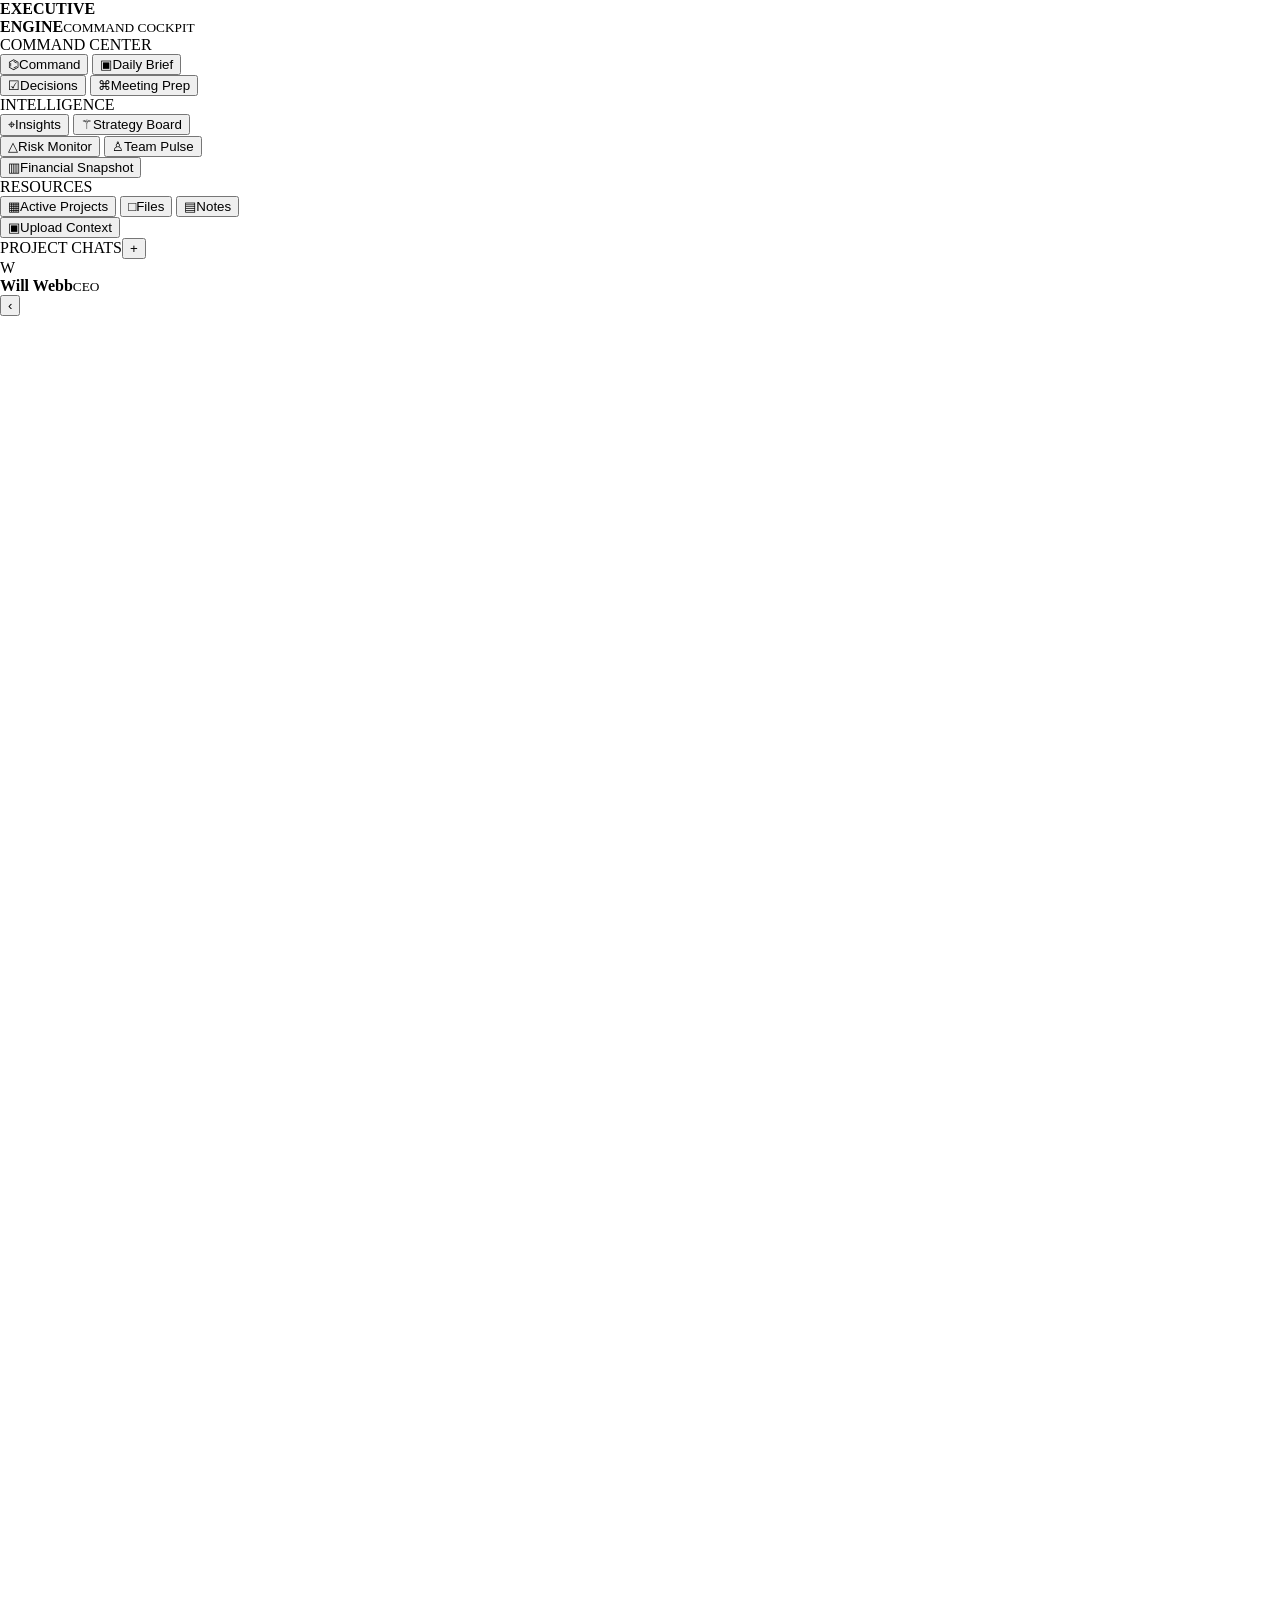
<file: index (4).html>
<!doctype html>
<html lang="en">
<head>
  <meta charset="utf-8" />
  <meta name="viewport" content="width=device-width, initial-scale=1" />
  <title>Executive Engine — Command Cockpit</title>
  <link rel="stylesheet" href="styles.css" />
<style>

/* === V37020 LAYOUT STABILIZATION ONLY === */
html,
body {
  min-height: 100vh !important;
  height: 100% !important;
  overflow-x: hidden !important;
}

body {
  margin: 0 !important;
  display: flex !important;
  flex-direction: column !important;
}

.app,
.app-shell,
.dashboard,
.dashboard-shell,
.layout,
.page,
.workspace,
.main-shell {
  min-height: 100vh !important;
}

.sidebar,
.left-sidebar,
.side-nav,
.navigation,
nav[aria-label],
aside:first-child {
  min-height: 100vh !important;
  height: 100vh !important;
  position: sticky !important;
  top: 0 !important;
  align-self: stretch !important;
  overflow-y: auto !important;
}

.main,
.main-content,
.content,
.command-center,
.command-centre,
.dashboard-main,
.workspace-main {
  min-height: calc(100vh - 72px) !important;
}

main {
  min-height: calc(100vh - 72px) !important;
}

.chat,
.chat-area,
.chat-panel,
.conversation,
.conversation-panel,
.command-feed,
.message-feed {
  min-height: 520px !important;
}

.chat-empty,
.empty-state,
.placeholder-panel {
  min-height: 220px !important;
}

.summary-column,
.executive-summary,
.action-workspace,
.middle-column {
  max-height: calc(100vh - 112px) !important;
  overflow-y: auto !important;
}

.intelligence-column,
.executive-intelligence,
.right-rail,
.push-intelligence {
  max-height: calc(100vh - 112px) !important;
  overflow-y: auto !important;
}

.header,
.topbar,
.top-bar,
.app-header {
  flex-shrink: 0 !important;
}

.footer,
.app-footer,
.site-footer,
.bottom-footer,
footer {
  position: relative !important;
  bottom: auto !important;
  left: auto !important;
  right: auto !important;
  width: 100% !important;
  z-index: 1 !important;
  flex-shrink: 0 !important;
  margin-top: auto !important;
  transform: none !important;
}

.content,
.main-content,
.dashboard-content,
.page-content {
  padding-bottom: 32px !important;
}

/* keep generated output useful without changing design */
.execution-assets,
.asset-grid,
.generated-assets,
.response-assets {
  display: grid !important;
  grid-template-columns: repeat(auto-fit, minmax(190px, 1fr)) !important;
  gap: 12px !important;
  margin-top: 12px !important;
}

.asset-card,
.execution-card,
.output-card {
  min-height: 86px !important;
}

</style>
<style>

/* === V37040 LAYOUT CONTAINER + SCROLL ARCHITECTURE ONLY === */
:root {
  --v37040-sidebar-width: 252px;
  --v37040-right-rail-width: 318px;
}

html,
body {
  width: 100% !important;
  height: 100% !important;
  min-height: 100% !important;
  margin: 0 !important;
  overflow: hidden !important;
}

body {
  display: block !important;
}

.app,
.app-shell,
.dashboard,
.dashboard-shell,
.layout,
.page,
.workspace,
.main-shell,
#app,
#root {
  width: 100% !important;
  height: 100vh !important;
  min-height: 100vh !important;
  max-height: 100vh !important;
  overflow: hidden !important;
}

.app,
.app-shell,
.dashboard-shell,
.layout,
.workspace,
.main-shell {
  display: grid !important;
  grid-template-columns: var(--v37040-sidebar-width) minmax(0, 1fr) var(--v37040-right-rail-width) !important;
  grid-template-rows: 100vh !important;
  align-items: stretch !important;
}

.sidebar,
.left-sidebar,
.side-nav,
.navigation,
nav[aria-label],
aside:first-child {
  grid-column: 1 !important;
  width: var(--v37040-sidebar-width) !important;
  min-width: var(--v37040-sidebar-width) !important;
  max-width: var(--v37040-sidebar-width) !important;
  height: 100vh !important;
  min-height: 100vh !important;
  max-height: 100vh !important;
  position: sticky !important;
  top: 0 !important;
  overflow-y: auto !important;
  overflow-x: hidden !important;
  align-self: stretch !important;
}

main,
.main,
.main-content,
.content,
.command-center,
.command-centre,
.dashboard-main,
.workspace-main,
.center-column,
.execution-workspace {
  grid-column: 2 !important;
  min-width: 0 !important;
  width: 100% !important;
  height: 100vh !important;
  min-height: 100vh !important;
  max-height: 100vh !important;
  overflow: hidden !important;
  display: flex !important;
  flex-direction: column !important;
  align-self: stretch !important;
}

.header,
.topbar,
.top-bar,
.app-header,
.command-header,
.workspace-header {
  flex: 0 0 auto !important;
}

.chat,
.chat-area,
.chat-panel,
.conversation,
.conversation-panel,
.command-feed,
.message-feed,
.thread,
.execution-thread,
.messages,
.response-stream {
  flex: 1 1 auto !important;
  min-height: 0 !important;
  height: auto !important;
  max-height: none !important;
  overflow-y: auto !important;
  overflow-x: hidden !important;
  padding-bottom: 18px !important;
  scroll-behavior: smooth !important;
}

.command-input,
.command-box,
.input-bar,
.chat-input,
.prompt-box,
.composer,
.input-shell,
.bottom-command {
  flex: 0 0 auto !important;
  position: sticky !important;
  bottom: 0 !important;
  z-index: 20 !important;
  width: 100% !important;
  max-width: none !important;
  align-self: stretch !important;
  margin-top: 10px !important;
}

.summary-column,
.executive-summary,
.action-workspace,
.middle-column,
.intelligence-column,
.executive-intelligence,
.right-rail,
.push-intelligence,
aside:last-child {
  grid-column: 3 !important;
  width: var(--v37040-right-rail-width) !important;
  min-width: var(--v37040-right-rail-width) !important;
  max-width: var(--v37040-right-rail-width) !important;
  height: 100vh !important;
  min-height: 100vh !important;
  max-height: 100vh !important;
  overflow-y: auto !important;
  overflow-x: hidden !important;
  align-self: stretch !important;
}

.footer,
.app-footer,
.site-footer,
.bottom-footer,
footer {
  position: static !important;
  inset: auto !important;
  transform: none !important;
  width: auto !important;
  height: auto !important;
  min-height: 0 !important;
  margin: 0 !important;
  padding: 0 !important;
  z-index: 0 !important;
  pointer-events: none !important;
}

.content,
.main-content,
.dashboard-content,
.page-content {
  padding-bottom: 0 !important;
}

.execution-package,
.execution-card,
.asset-card,
.output-card,
.message-card,
.response-card {
  max-width: 100% !important;
}

@media (max-width: 1180px) {
  :root {
    --v37040-sidebar-width: 232px;
    --v37040-right-rail-width: 292px;
  }
}

@media (max-width: 980px) {
  html,
  body {
    overflow: auto !important;
  }

  .app,
  .app-shell,
  .dashboard-shell,
  .layout,
  .workspace,
  .main-shell {
    height: auto !important;
    max-height: none !important;
    overflow: visible !important;
    grid-template-columns: 1fr !important;
    grid-template-rows: auto !important;
  }

  .sidebar,
  .left-sidebar,
  .side-nav,
  .navigation,
  main,
  .main,
  .main-content,
  .content,
  .command-center,
  .command-centre,
  .dashboard-main,
  .workspace-main,
  .summary-column,
  .executive-summary,
  .action-workspace,
  .middle-column,
  .intelligence-column,
  .executive-intelligence,
  .right-rail,
  .push-intelligence {
    grid-column: 1 !important;
    width: 100% !important;
    min-width: 0 !important;
    max-width: none !important;
    height: auto !important;
    max-height: none !important;
    overflow: visible !important;
    position: relative !important;
  }
}
/* === END V37040 === */

</style>
</head>
<body>
  <div class="shell">
    <aside class="sidebar">
      <div class="logo-row">
        <div class="ee-mark"><span></span><span></span><span></span></div>
        <div class="logo-text"><b>EXECUTIVE<br/>ENGINE</b><small>COMMAND COCKPIT</small></div>
      </div>

      <div class="nav-section">COMMAND CENTER</div>
      <nav class="nav-group" id="navPrimary">
        <button class="nav-link active" data-page="command"><span>⌬</span>Command</button>
        <button class="nav-link" data-page="daily"><span>▣</span>Daily Brief</button>
        <button class="nav-link" data-page="decisions"><span>☑</span>Decisions</button>
        <button class="nav-link" data-page="meeting"><span>⌘</span>Meeting Prep</button>
      </nav>

      <div class="nav-section">INTELLIGENCE</div>
      <nav class="nav-group">
        <button class="nav-link" data-page="insights"><span>⌖</span>Insights</button>
        <button class="nav-link" data-page="strategy"><span>⚚</span>Strategy Board</button>
        <button class="nav-link" data-page="risks"><span>△</span>Risk Monitor</button>
        <button class="nav-link" data-page="team"><span>♙</span>Team Pulse</button>
        <button class="nav-link" data-page="finance"><span>▥</span>Financial Snapshot</button>
      </nav>

      <div class="nav-section">RESOURCES</div>
      <nav class="nav-group">
        <button class="nav-link" data-page="projects"><span>▦</span>Active Projects</button>
        <button class="nav-link" data-page="files"><span>□</span>Files</button>
        <button class="nav-link" data-page="notes"><span>▤</span>Notes</button>
        <button class="nav-link" data-page="upload"><span>▣</span>Upload Context</button>
      </nav>

      <div class="project-head"><span>PROJECT CHATS</span><button id="newProjectBtn">+</button></div>
      <div class="project-list" id="projectList"></div>

      <div class="user-card">
        <div class="photo">W</div>
        <div><b>Will Webb</b><small>CEO</small></div>
        <button>‹</button>
      </div>
    </aside>

    <main class="main">
      <header class="topbar">
        <div class="title-block"><h1 id="pageTitle">Welcome back, Will.</h1><p>Here's your command cockpit.</p></div>
        <div class="top-actions"><button class="bell">♧<i>3</i></button><div class="mini-avatar">W</div><div class="identity"><b>Will Webb</b><small>CEO</small></div><button class="chev">⌄</button><div class="pressure"><span>Pressure</span><b id="pressureScore">26</b><em id="pressureLabel">Medium</em></div></div>
      </header>

      <section class="grid">
        <section class="conversation-panel">
          <section class="command-box">
            <textarea id="commandInput" placeholder="What would you like to achieve today?"></textarea>
            <div class="command-tools"><div class="tool-icons"><button title="Attach">⌕</button><button title="Tools">✣</button><button title="Calendar">□</button></div><button id="clearBtn" class="clear-btn">Clear</button><button id="executeBtn" class="execute-btn">Execute <span>→</span></button></div>
          </section>

          <div class="quick-chips"><button data-prompt="Prepare for board meeting">Prepare for board meeting</button><button data-prompt="Analyze market expansion">Analyze market expansion</button><button data-prompt="Review Q2 performance">Review Q2 performance</button><button data-prompt="Assess key risks">Assess key risks</button></div>

          <section id="conversation" class="conversation"></section>
          <section class="bottom-input"><input id="followInput" placeholder="Ask a follow-up or refine your request..." /><button id="micBtn">♬</button><button id="sendFollowBtn">▷</button></section>
        </section>

        <section class="summary-panel">
          <div class="panel-title"><h2>EXECUTIVE SUMMARY</h2><p>Live updates from the conversation</p></div>
          <div id="summaryCards" class="summary-cards"></div>
        </section>

        <section class="intelligence-panel">
          <div class="panel-title intelligence-title"><h2>EXECUTIVE INTELLIGENCE</h2></div>
          <div class="search-row"><span>⌕</span><input placeholder="Search files, notes, and context..."/><button>☷</button></div>
          <div id="intelCards" class="intel-cards"></div>
        </section>
      </section>
    </main>
  </div>
  <footer class="footer"><span>© 2026 Executive Engine. All rights reserved.</span><nav><a>Privacy Policy</a><a>Terms of Service</a><a>Security</a><button>◐</button></nav></footer>
  <script src="app.js"></script>
</body>
</html>
</file>
<file: styles.css>
/* V37100 uses the protected inline CSS from index.html. */
</file>
